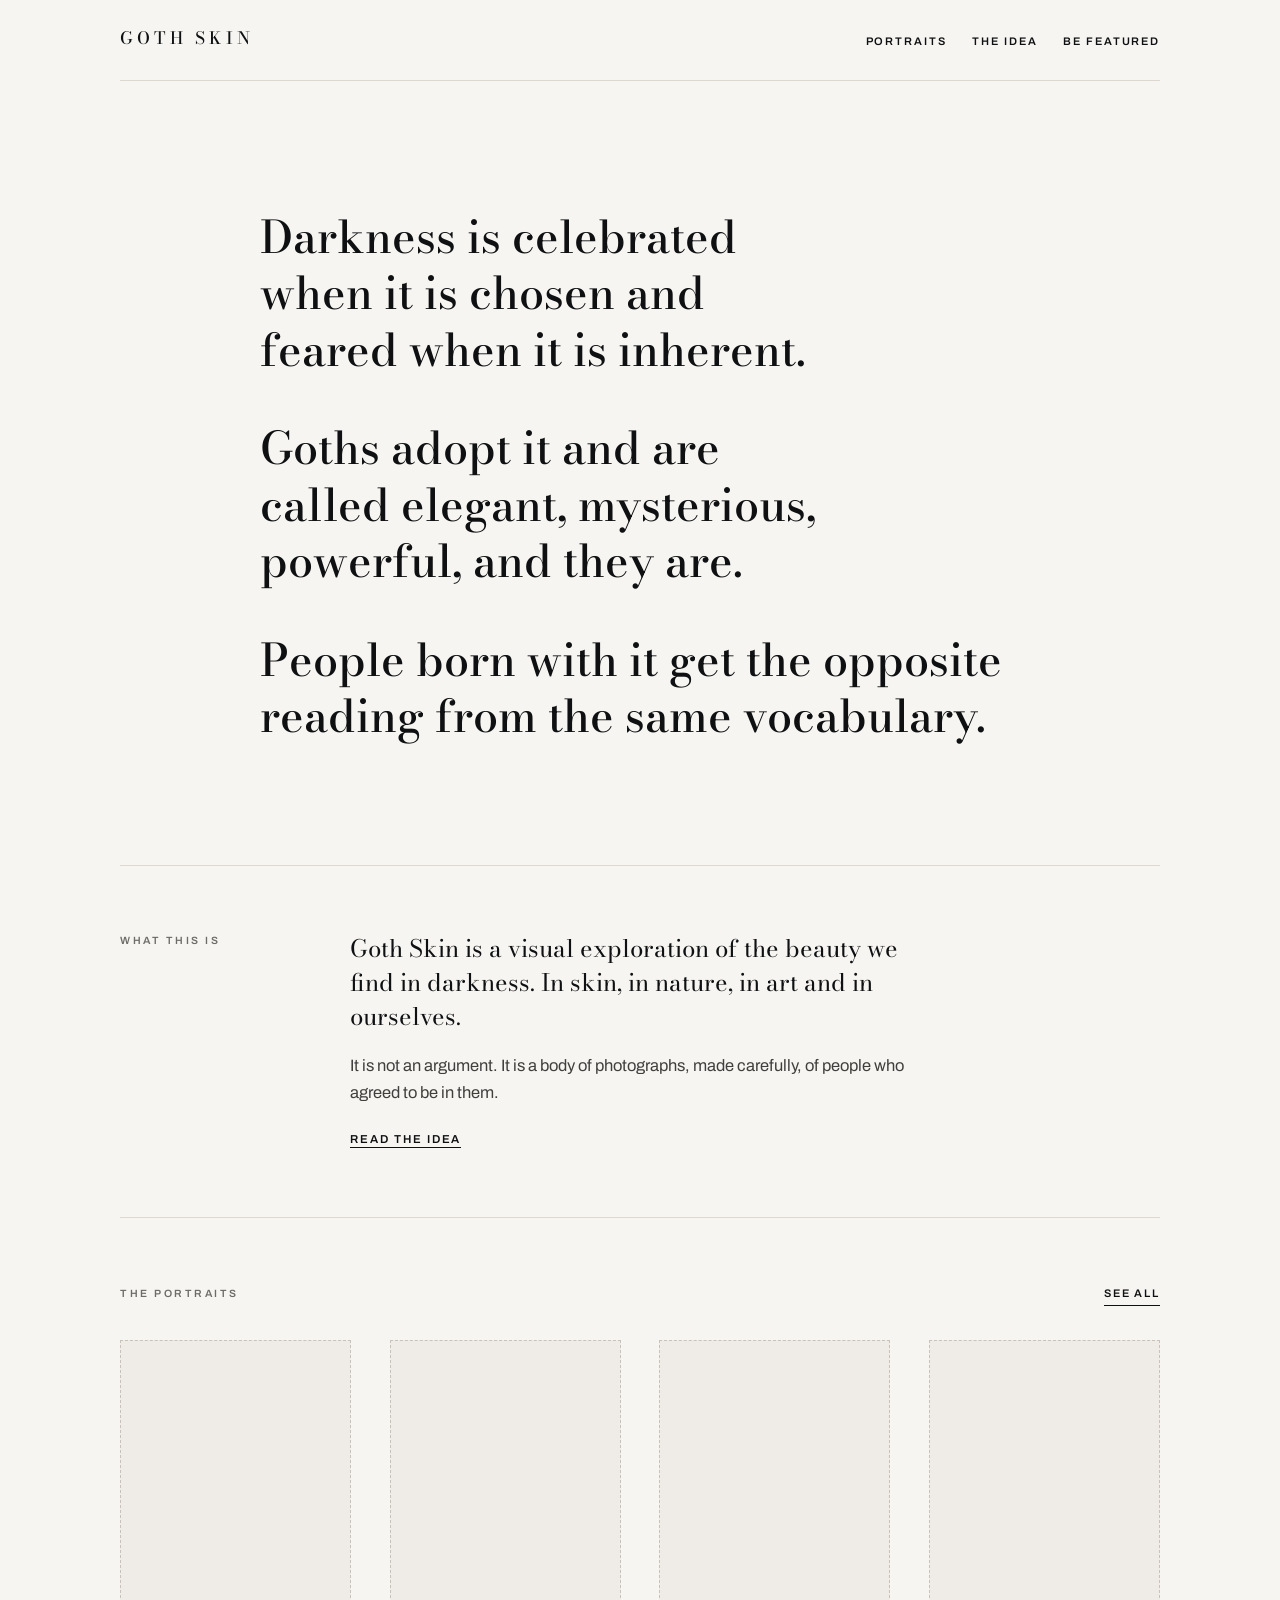
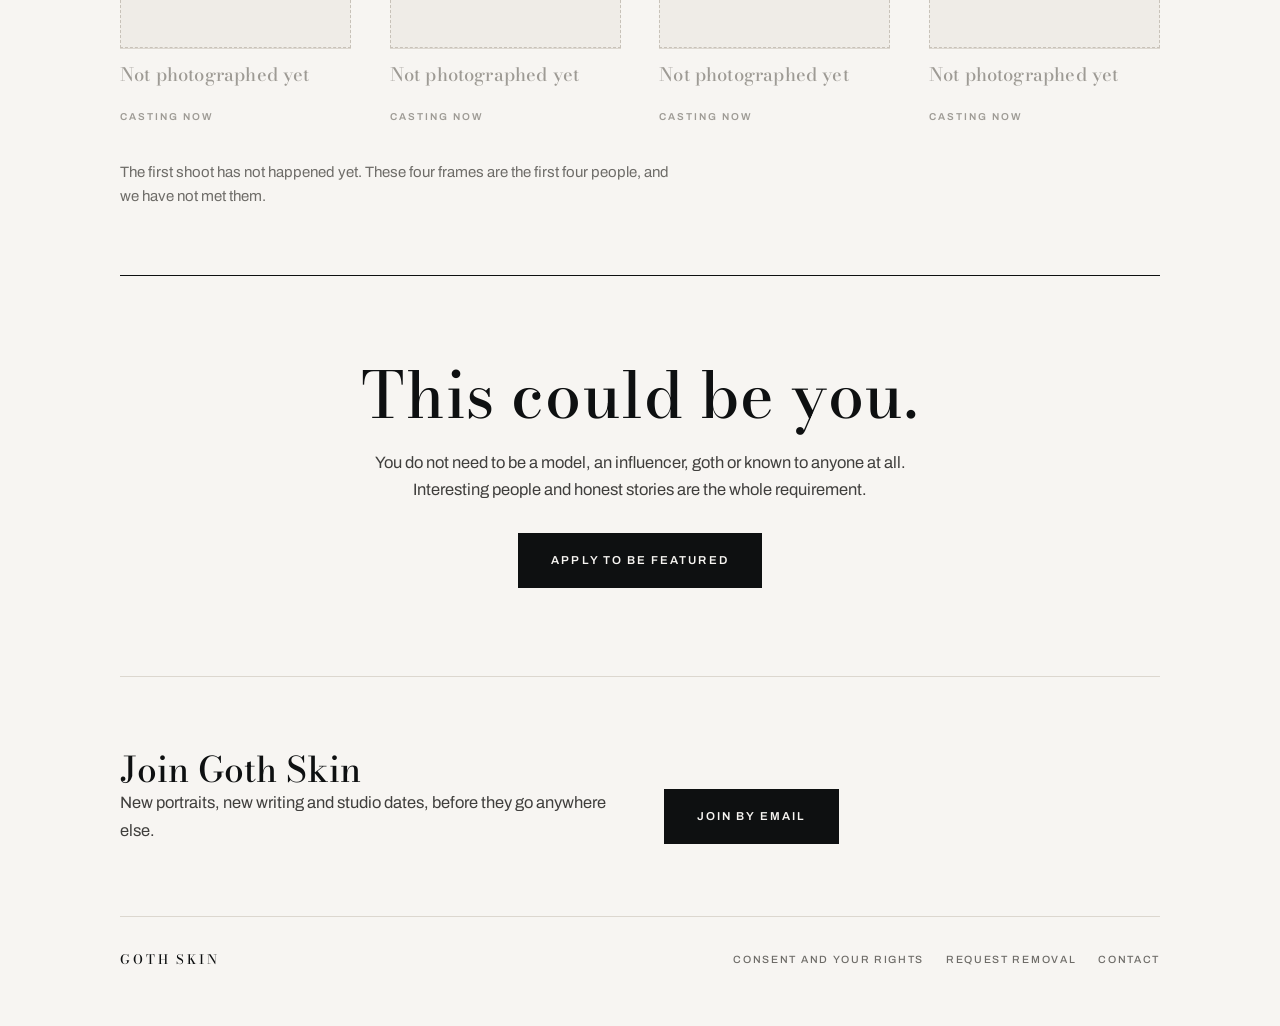
<file: index.html>
<!doctype html>
<html lang="en">
<head>
<meta charset="utf-8">
<meta name="viewport" content="width=device-width,initial-scale=1">
<title>Goth Skin — Dark by Nature</title>
<meta name="description" content="A visual exploration of the beauty we find in darkness. In skin, in nature, in art and in ourselves.">
<link rel="canonical" href="https://gothskin.com/index.html">
<meta property="og:type" content="website">
<meta property="og:title" content="Goth Skin — Dark by Nature">
<meta property="og:description" content="A visual exploration of the beauty we find in darkness. In skin, in nature, in art and in ourselves.">
<meta property="og:image" content="https://gothskin.com/assets/og.png">
<meta property="og:url" content="https://gothskin.com/index.html">
<meta name="twitter:card" content="summary_large_image">
<meta name="robots" content="index,follow,noai,noimageai">
<link rel="icon" href="assets/favicon-32.png" sizes="32x32">
<link rel="icon" href="assets/favicon-512.png" sizes="512x512">
<link rel="apple-touch-icon" href="assets/apple-touch-icon.png">
<link rel="preconnect" href="https://fonts.googleapis.com"><link rel="preconnect" href="https://fonts.gstatic.com" crossorigin><link rel="stylesheet" href="https://fonts.googleapis.com/css2?family=Bodoni+Moda:ital,opsz,wght@0,6..96,400;0,6..96,500;1,6..96,400&family=Archivo:wght@400;500;600&display=swap">
<link rel="stylesheet" href="assets/site.css">
</head>
<body>
<a class="skip" href="#main">Skip to content</a>
<div class="wrap">
<nav class="nav">
  <a class="mark" href="index.html">GOTH SKIN</a>
  <ul><li><a href="portraits.html">Portraits</a></li><li><a href="about.html">The Idea</a></li><li><a href="be-featured.html">Be Featured</a></li></ul>
</nav>
<main id="main">

  <div class="manifesto">
    <p>Darkness is celebrated when it is chosen and feared when it is inherent.</p>
    <p>Goths adopt it and are called elegant, mysterious, powerful, and they are.</p>
    <p>People born with it get the opposite reading from the same vocabulary.</p>
  </div>


<section class="plain" style="border-top:1px solid var(--rule)">
  <div class="grid">
    <p class="lab">What this is</p>
    <div class="body">
      <p class="lead">Goth Skin is a visual exploration of the beauty we find in darkness. In skin, in nature, in art and in ourselves.</p>
      <p>It is not an argument. It is a body of photographs, made carefully, of people who agreed to be in them.</p>
      <p><a href="about.html" style="border-bottom:1px solid var(--ink);padding-bottom:2px;font-size:11.5px;font-weight:600;letter-spacing:.17em;text-transform:uppercase">Read the idea</a></p>
    </div>
  </div>
</section>

<section>
  <div style="display:flex;align-items:baseline;justify-content:space-between;gap:20px;flex-wrap:wrap;margin-bottom:34px">
    <p class="lab">The portraits</p>
    <a href="portraits.html" style="font-size:11px;font-weight:600;letter-spacing:.17em;text-transform:uppercase;border-bottom:1px solid var(--ink);padding-bottom:2px">See all</a>
  </div>
  <div class="portraits">
    <article class="portrait empty">
      <div class="frame"></div><div class="rule"></div>
      <p class="nm bod">Not photographed yet</p>
      <p class="meta">Casting now</p>
    </article>
    <article class="portrait empty">
      <div class="frame"></div><div class="rule"></div>
      <p class="nm bod">Not photographed yet</p>
      <p class="meta">Casting now</p>
    </article>
    <article class="portrait empty">
      <div class="frame"></div><div class="rule"></div>
      <p class="nm bod">Not photographed yet</p>
      <p class="meta">Casting now</p>
    </article>
    <article class="portrait empty">
      <div class="frame"></div><div class="rule"></div>
      <p class="nm bod">Not photographed yet</p>
      <p class="meta">Casting now</p>
    </article>
  </div>
  <p style="margin-top:34px;color:var(--muted);font-size:15px">
    The first shoot has not happened yet. These four frames are the first four
    people, and we have not met them.
  </p>
</section>

<div class="cta">
  <h1 class="bod">This could be you.</h1>
  <p>You do not need to be a model, an influencer, goth or known to anyone at all. Interesting people and honest stories are the whole requirement.</p>
  <div class="btns" style="justify-content:center">
    <a class="btn" href="be-featured.html">Apply to be featured</a>
  </div>
</div>
</main>
<div class="join">
  <div>
    <h2>Join Goth Skin</h2>
    <p>New portraits, new writing and studio dates, before they go anywhere else.</p>
  </div>
  <div class="btns">
    <a class="btn" href="mailto:hello@gothskin.com?subject=Join%20Goth%20Skin">Join by email</a>
  </div>
</div>
<footer>
  <span class="bod" style="font-size:13px;letter-spacing:.22em;text-transform:none;color:var(--ink)">GOTH SKIN</span>
  <span class="links">
    <a href="consent.html">Consent and your rights</a>
    <a href="mailto:hello@gothskin.com?subject=Removal%20request">Request removal</a>
    <a href="mailto:hello@gothskin.com">Contact</a>
  </span>
</footer>
</div>
</body>
</html>
</file>
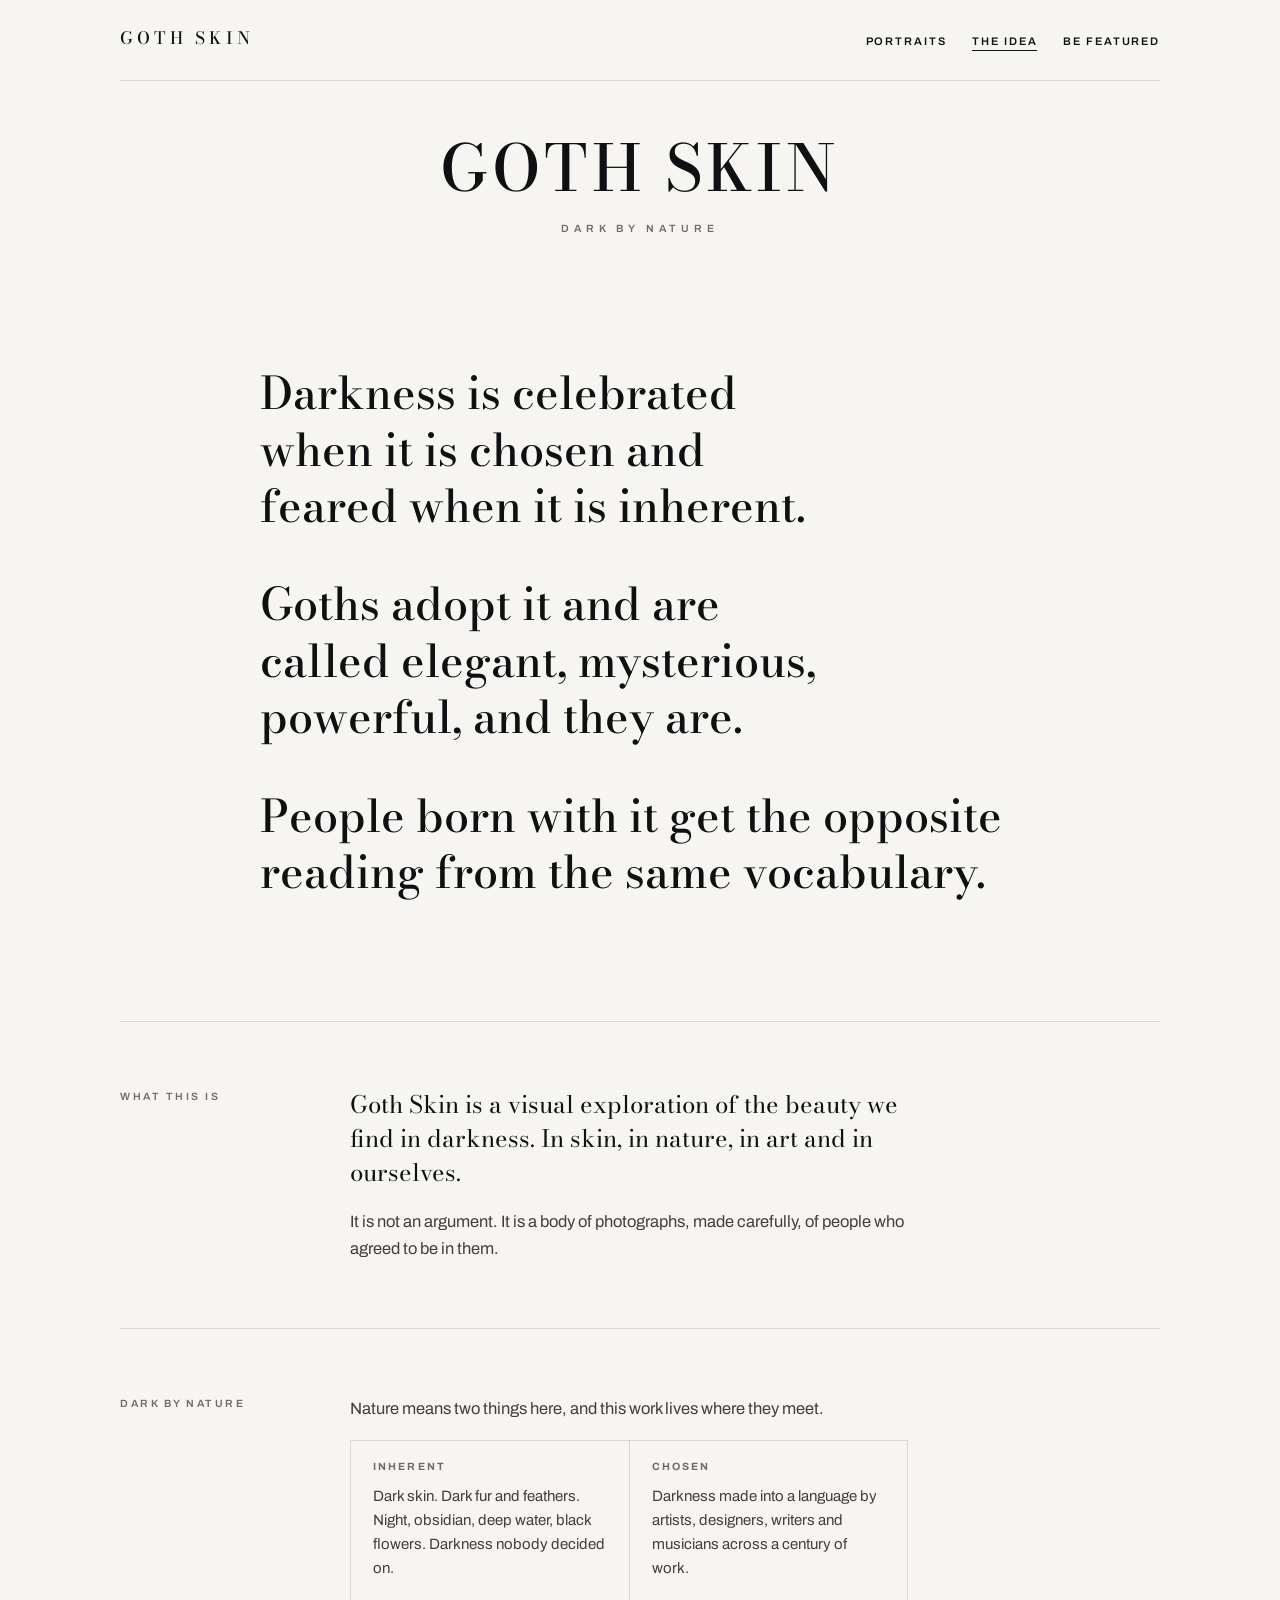
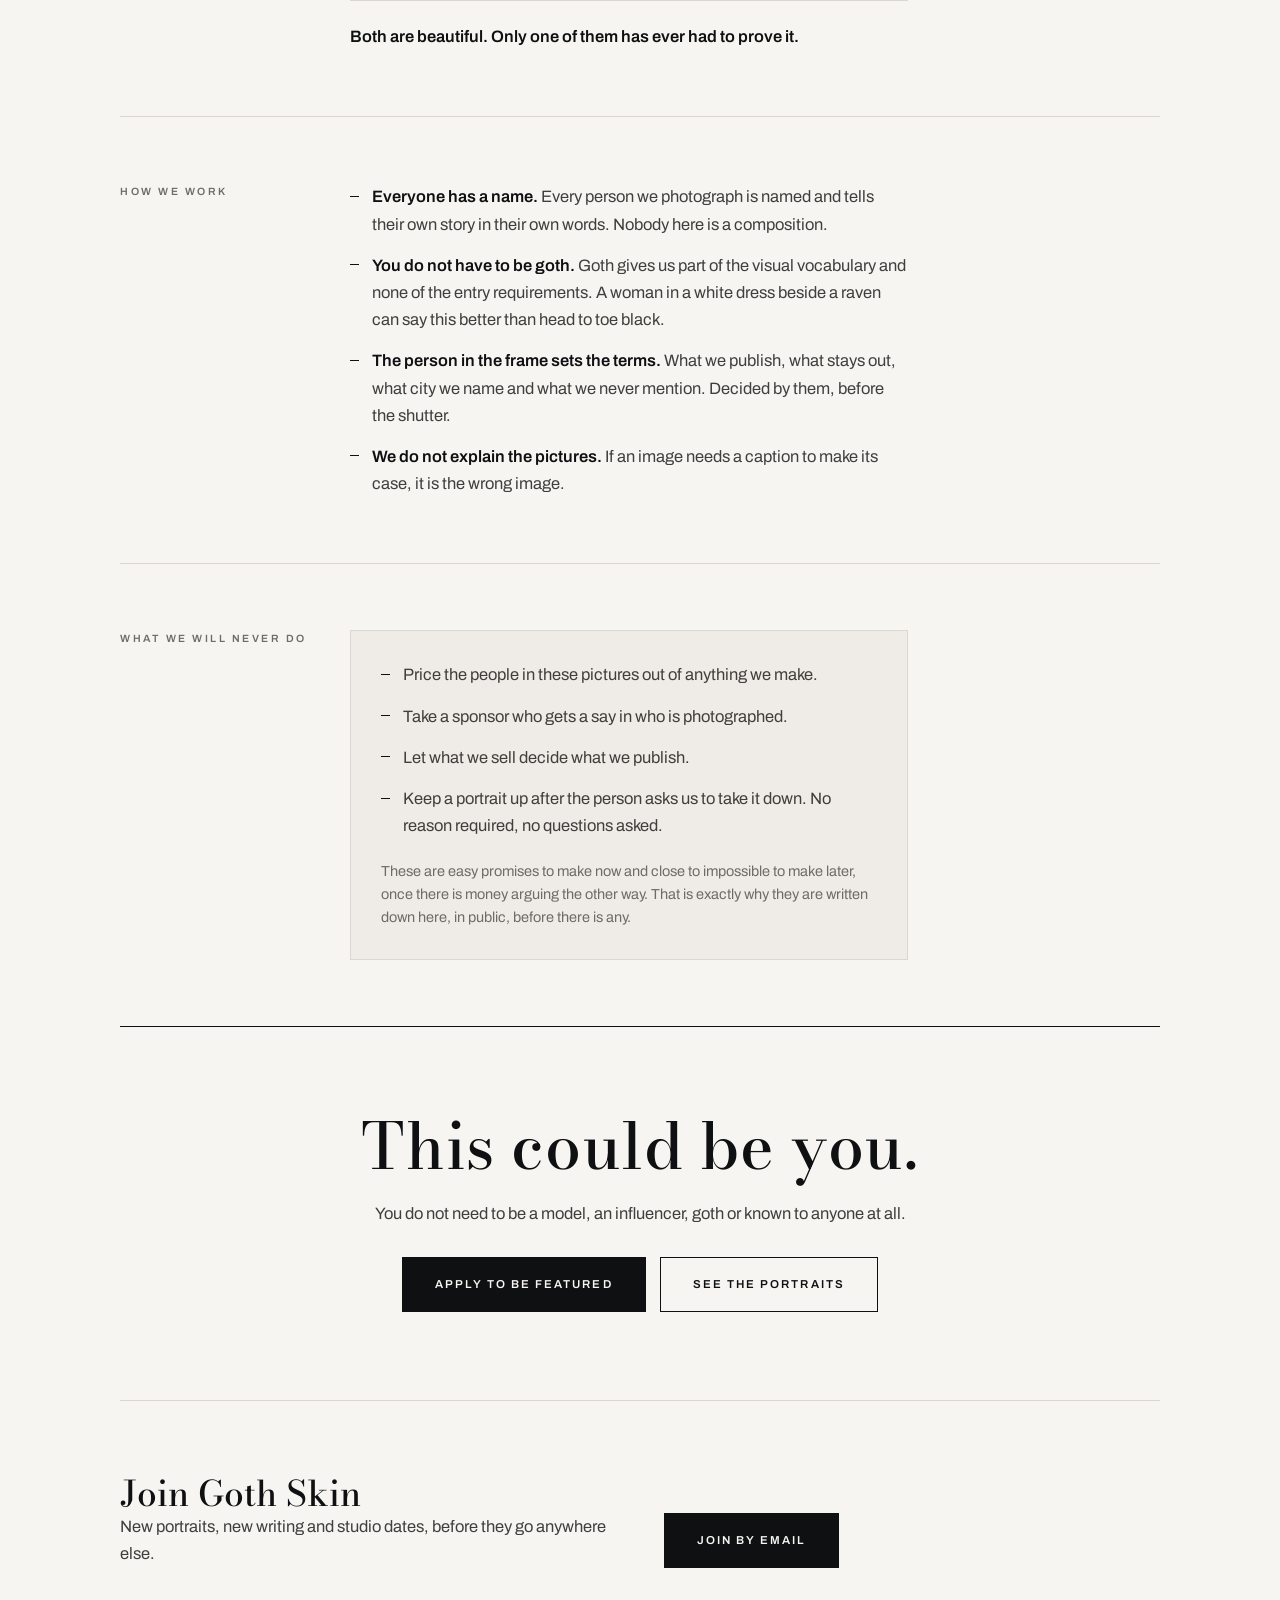
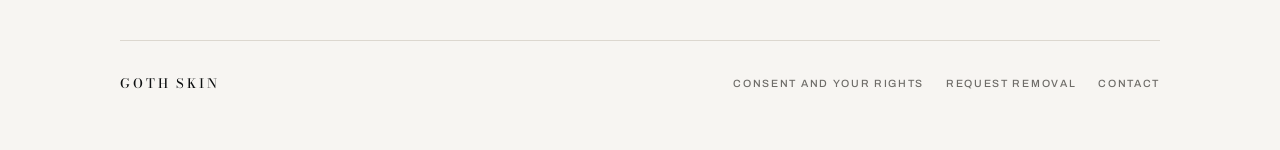
<file: about.html>
<!doctype html>
<html lang="en">
<head>
<meta charset="utf-8">
<meta name="viewport" content="width=device-width,initial-scale=1">
<title>The Idea — Goth Skin</title>
<meta name="description" content="A visual exploration of the beauty we find in darkness. In skin, in nature, in art and in ourselves.">
<link rel="canonical" href="https://gothskin.com/about.html">
<meta property="og:type" content="website">
<meta property="og:title" content="The Idea — Goth Skin">
<meta property="og:description" content="A visual exploration of the beauty we find in darkness. In skin, in nature, in art and in ourselves.">
<meta property="og:image" content="https://gothskin.com/assets/og.png">
<meta property="og:url" content="https://gothskin.com/about.html">
<meta name="twitter:card" content="summary_large_image">
<meta name="robots" content="index,follow,noai,noimageai">
<link rel="icon" href="assets/favicon-32.png" sizes="32x32">
<link rel="icon" href="assets/favicon-512.png" sizes="512x512">
<link rel="apple-touch-icon" href="assets/apple-touch-icon.png">
<link rel="preconnect" href="https://fonts.googleapis.com"><link rel="preconnect" href="https://fonts.gstatic.com" crossorigin><link rel="stylesheet" href="https://fonts.googleapis.com/css2?family=Bodoni+Moda:ital,opsz,wght@0,6..96,400;0,6..96,500;1,6..96,400&family=Archivo:wght@400;500;600&display=swap">
<link rel="stylesheet" href="assets/site.css">
</head>
<body>
<a class="skip" href="#main">Skip to content</a>
<div class="wrap">
<nav class="nav">
  <a class="mark" href="index.html">GOTH SKIN</a>
  <ul><li><a href="portraits.html">Portraits</a></li><li><a href="about.html" aria-current="page">The Idea</a></li><li><a href="be-featured.html">Be Featured</a></li></ul>
</nav>
<main id="main">

<div style="text-align:center;padding-block:56px 0">
  <h1 class="bod" style="letter-spacing:.06em">GOTH SKIN</h1>
  <p class="lab" style="letter-spacing:.46em;margin-top:20px;max-width:none">Dark by Nature</p>
</div>

  <div class="manifesto">
    <p>Darkness is celebrated when it is chosen and feared when it is inherent.</p>
    <p>Goths adopt it and are called elegant, mysterious, powerful, and they are.</p>
    <p>People born with it get the opposite reading from the same vocabulary.</p>
  </div>


<section>
  <div class="grid">
    <p class="lab">What this is</p>
    <div class="body">
      <p class="lead">Goth Skin is a visual exploration of the beauty we find in darkness. In skin, in nature, in art and in ourselves.</p>
      <p>It is not an argument. It is a body of photographs, made carefully, of people who agreed to be in them.</p>
    </div>
  </div>
</section>

<section>
  <div class="grid">
    <p class="lab">Dark by nature</p>
    <div class="body">
      <p>Nature means two things here, and this work lives where they meet.</p>
      <div class="pair">
        <div><h3>Inherent</h3><p>Dark skin. Dark fur and feathers. Night, obsidian, deep water, black flowers. Darkness nobody decided on.</p></div>
        <div><h3>Chosen</h3><p>Darkness made into a language by artists, designers, writers and musicians across a century of work.</p></div>
      </div>
      <p><strong>Both are beautiful. Only one of them has ever had to prove it.</strong></p>
    </div>
  </div>
</section>

<section>
  <div class="grid">
    <p class="lab">How we work</p>
    <div class="body">
      <ul class="marks">
        <li><b>Everyone has a name.</b> Every person we photograph is named and tells their own story in their own words. Nobody here is a composition.</li>
        <li><b>You do not have to be goth.</b> Goth gives us part of the visual vocabulary and none of the entry requirements. A woman in a white dress beside a raven can say this better than head to toe black.</li>
        <li><b>The person in the frame sets the terms.</b> What we publish, what stays out, what city we name and what we never mention. Decided by them, before the shutter.</li>
        <li><b>We do not explain the pictures.</b> If an image needs a caption to make its case, it is the wrong image.</li>
      </ul>
    </div>
  </div>
</section>

<section>
  <div class="grid">
    <p class="lab">What we will never do</p>
    <div class="body">
      <div class="panel">
        <ul class="marks">
          <li>Price the people in these pictures out of anything we make.</li>
          <li>Take a sponsor who gets a say in who is photographed.</li>
          <li>Let what we sell decide what we publish.</li>
          <li>Keep a portrait up after the person asks us to take it down. No reason required, no questions asked.</li>
        </ul>
        <p class="note">These are easy promises to make now and close to impossible to make later, once there is money arguing the other way. That is exactly why they are written down here, in public, before there is any.</p>
      </div>
    </div>
  </div>
</section>

<div class="cta">
  <h1 class="bod">This could be you.</h1>
  <p>You do not need to be a model, an influencer, goth or known to anyone at all.</p>
  <div class="btns" style="justify-content:center">
    <a class="btn" href="be-featured.html">Apply to be featured</a>
    <a class="btn ghost" href="portraits.html">See the portraits</a>
  </div>
</div>
</main>
<div class="join">
  <div>
    <h2>Join Goth Skin</h2>
    <p>New portraits, new writing and studio dates, before they go anywhere else.</p>
  </div>
  <div class="btns">
    <a class="btn" href="mailto:hello@gothskin.com?subject=Join%20Goth%20Skin">Join by email</a>
  </div>
</div>
<footer>
  <span class="bod" style="font-size:13px;letter-spacing:.22em;text-transform:none;color:var(--ink)">GOTH SKIN</span>
  <span class="links">
    <a href="consent.html">Consent and your rights</a>
    <a href="mailto:hello@gothskin.com?subject=Removal%20request">Request removal</a>
    <a href="mailto:hello@gothskin.com">Contact</a>
  </span>
</footer>
</div>
</body>
</html>
</file>
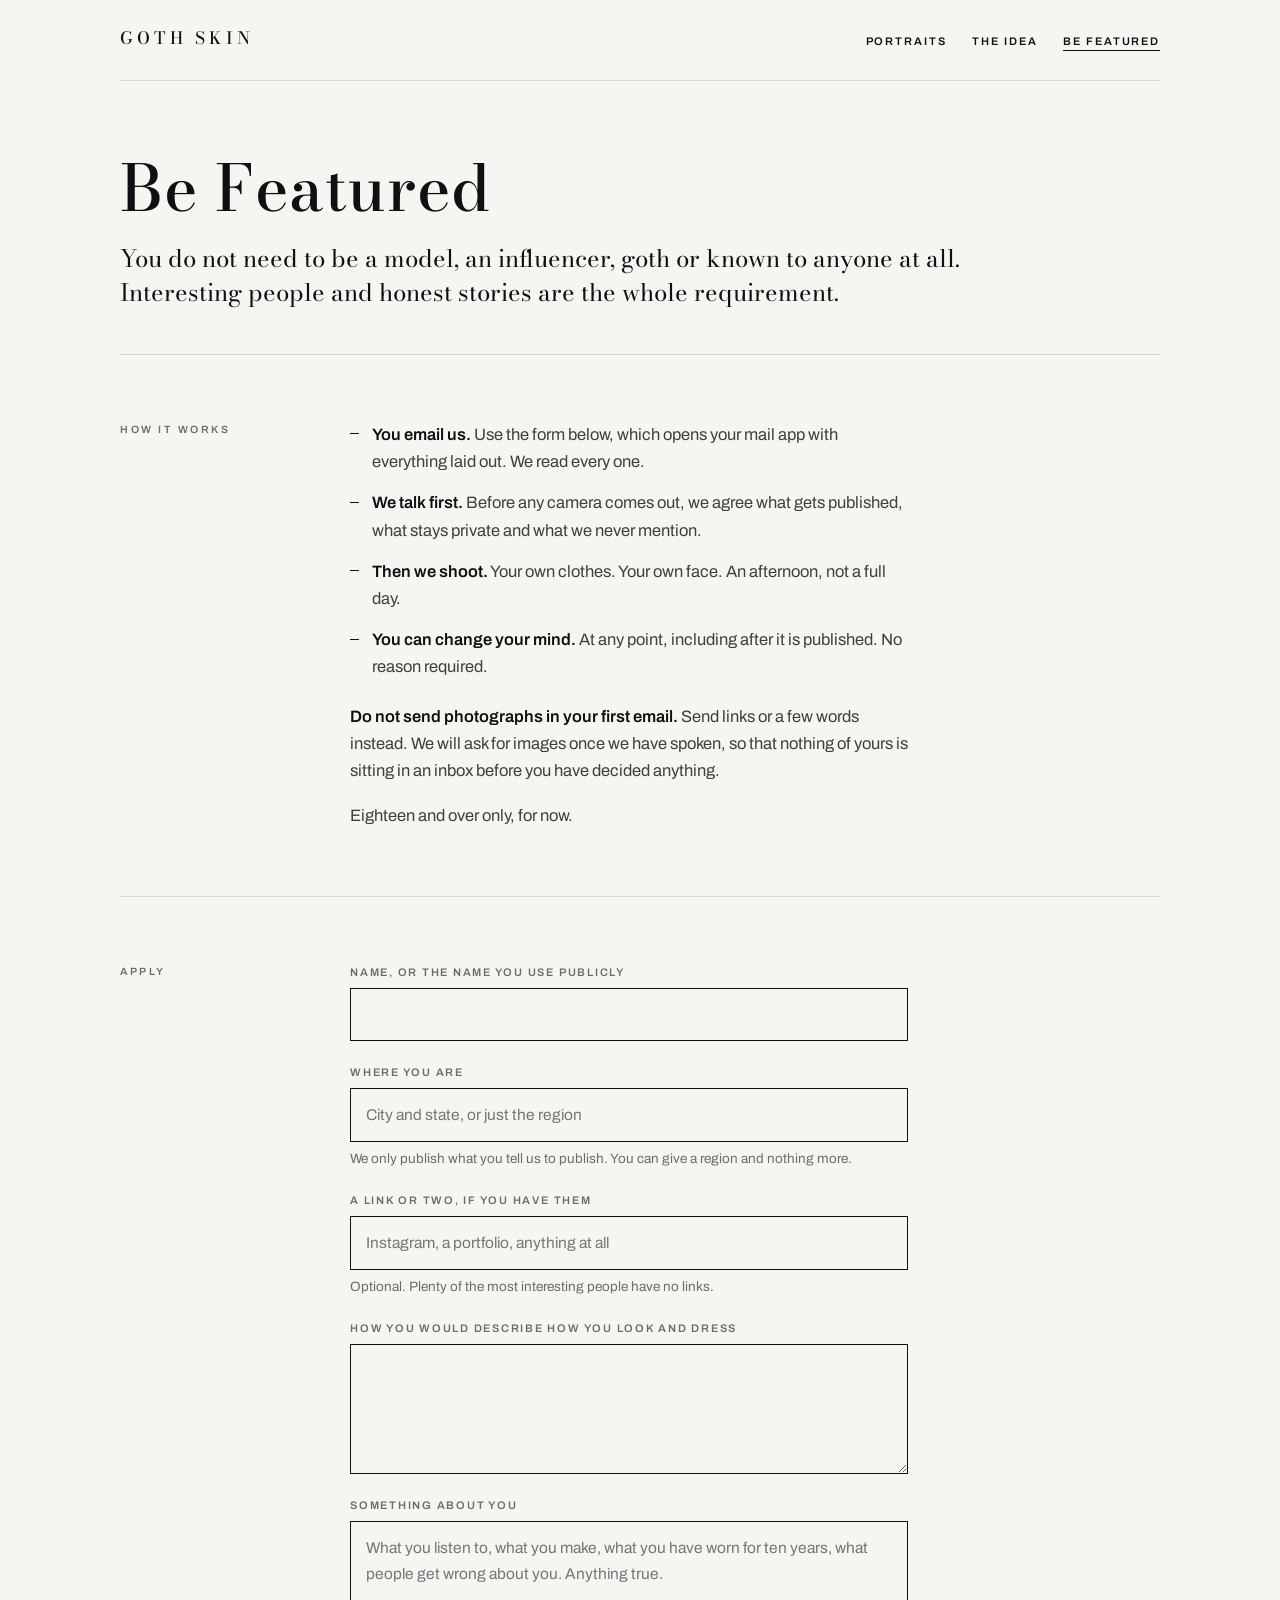
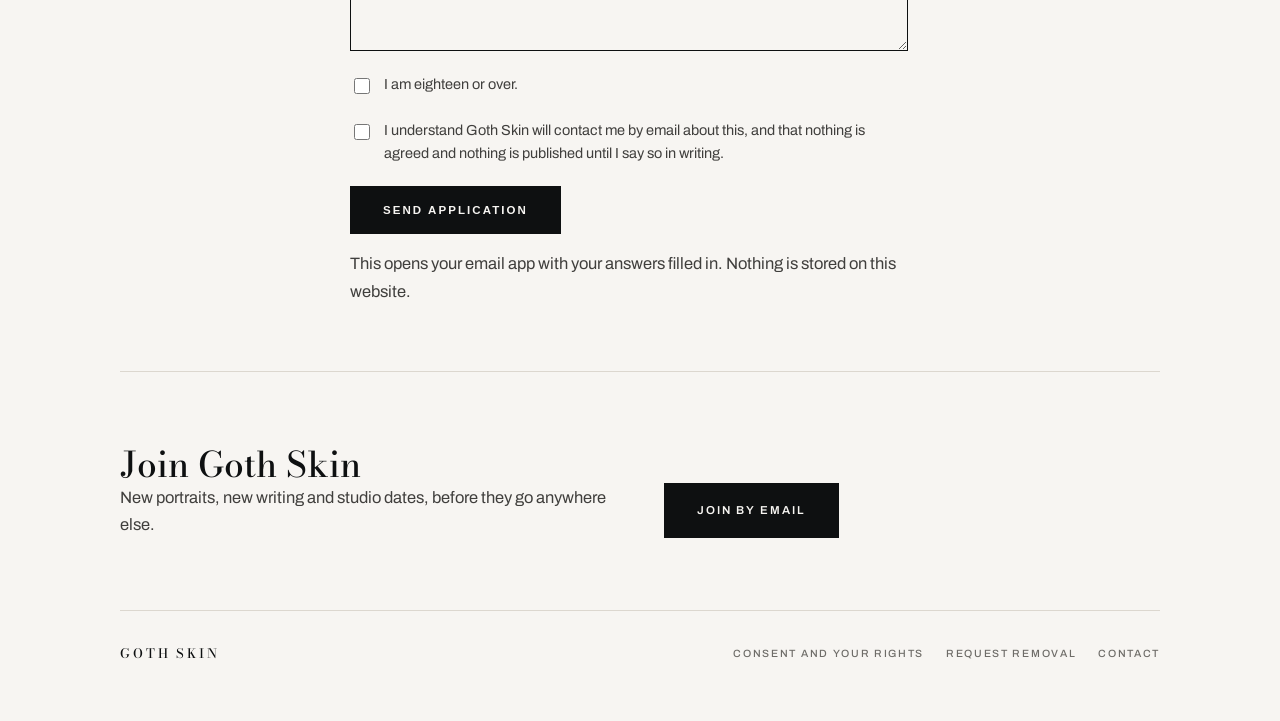
<file: be-featured.html>
<!doctype html>
<html lang="en">
<head>
<meta charset="utf-8">
<meta name="viewport" content="width=device-width,initial-scale=1">
<title>Be Featured — Goth Skin</title>
<meta name="description" content="Apply to be photographed by Goth Skin. You do not need to be a model, an influencer or known to anyone.">
<link rel="canonical" href="https://gothskin.com/be-featured.html">
<meta property="og:type" content="website">
<meta property="og:title" content="Be Featured — Goth Skin">
<meta property="og:description" content="Apply to be photographed by Goth Skin. You do not need to be a model, an influencer or known to anyone.">
<meta property="og:image" content="https://gothskin.com/assets/og.png">
<meta property="og:url" content="https://gothskin.com/be-featured.html">
<meta name="twitter:card" content="summary_large_image">
<meta name="robots" content="index,follow,noai,noimageai">
<link rel="icon" href="assets/favicon-32.png" sizes="32x32">
<link rel="icon" href="assets/favicon-512.png" sizes="512x512">
<link rel="apple-touch-icon" href="assets/apple-touch-icon.png">
<link rel="preconnect" href="https://fonts.googleapis.com"><link rel="preconnect" href="https://fonts.gstatic.com" crossorigin><link rel="stylesheet" href="https://fonts.googleapis.com/css2?family=Bodoni+Moda:ital,opsz,wght@0,6..96,400;0,6..96,500;1,6..96,400&family=Archivo:wght@400;500;600&display=swap">
<link rel="stylesheet" href="assets/site.css">
</head>
<body>
<a class="skip" href="#main">Skip to content</a>
<div class="wrap">
<nav class="nav">
  <a class="mark" href="index.html">GOTH SKIN</a>
  <ul><li><a href="portraits.html">Portraits</a></li><li><a href="about.html">The Idea</a></li><li><a href="be-featured.html" aria-current="page">Be Featured</a></li></ul>
</nav>
<main id="main">

<section class="plain" style="padding-block:clamp(48px,7vw,76px) clamp(30px,4vw,44px)">
  <h1 class="bod">Be Featured</h1>
  <p class="lead" style="margin-top:22px">You do not need to be a model, an influencer, goth or known to anyone at all. Interesting people and honest stories are the whole requirement.</p>
</section>

<section>
  <div class="grid">
    <p class="lab">How it works</p>
    <div class="body">
      <ul class="marks">
        <li><b>You email us.</b> Use the form below, which opens your mail app with everything laid out. We read every one.</li>
        <li><b>We talk first.</b> Before any camera comes out, we agree what gets published, what stays private and what we never mention.</li>
        <li><b>Then we shoot.</b> Your own clothes. Your own face. An afternoon, not a full day.</li>
        <li><b>You can change your mind.</b> At any point, including after it is published. No reason required.</li>
      </ul>
      <p style="margin-top:22px"><strong>Do not send photographs in your first email.</strong> Send links or a few words instead. We will ask for images once we have spoken, so that nothing of yours is sitting in an inbox before you have decided anything.</p>
      <p>Eighteen and over only, for now.</p>
    </div>
  </div>
</section>

<section>
  <div class="grid">
    <p class="lab">Apply</p>
    <div class="body">
      <form id="apply">
        <div class="field">
          <label for="name">Name, or the name you use publicly</label>
          <input type="text" id="name" name="name" autocomplete="name" required>
        </div>
        <div class="field">
          <label for="where">Where you are</label>
          <input type="text" id="where" name="where" placeholder="City and state, or just the region">
          <p class="hint">We only publish what you tell us to publish. You can give a region and nothing more.</p>
        </div>
        <div class="field">
          <label for="links">A link or two, if you have them</label>
          <input type="text" id="links" name="links" placeholder="Instagram, a portfolio, anything at all">
          <p class="hint">Optional. Plenty of the most interesting people have no links.</p>
        </div>
        <div class="field">
          <label for="style">How you would describe how you look and dress</label>
          <textarea id="style" name="style"></textarea>
        </div>
        <div class="field">
          <label for="story">Something about you</label>
          <textarea id="story" name="story" placeholder="What you listen to, what you make, what you have worn for ten years, what people get wrong about you. Anything true."></textarea>
        </div>
        <div class="check">
          <input type="checkbox" id="age" name="age" required>
          <label for="age">I am eighteen or over.</label>
        </div>
        <div class="check">
          <input type="checkbox" id="consent" name="consent" required>
          <label for="consent">I understand Goth Skin will contact me by email about this, and that nothing is agreed and nothing is published until I say so in writing.</label>
        </div>
        <button class="btn" type="submit">Send application</button>
        <p class="hint" style="margin-top:16px">This opens your email app with your answers filled in. Nothing is stored on this website.</p>
      </form>

      <div class="panel" id="fallback" hidden style="margin-top:28px">
        <p class="lab" style="margin-bottom:12px">Your application, ready to send</p>
        <p style="font-size:15px">If your mail app did not open, copy the message below and email it to
        <a href="mailto:hello@gothskin.com" style="border-bottom:1px solid var(--ink)">hello@gothskin.com</a>.</p>
        <label for="composed" style="position:absolute;left:-9999px">Your application text</label>
        <textarea id="composed" readonly style="margin:14px 0;min-height:200px;background:var(--bone)"></textarea>
        <div class="btns">
          <button class="btn ghost" type="button" id="copybtn">Copy the message</button>
          <a class="btn ghost" id="mailagain" href="mailto:hello@gothskin.com">Open mail app again</a>
        </div>
        <p class="note" id="copied" hidden>Copied. Paste it into a new email to hello@gothskin.com.</p>
      </div>
    </div>
  </div>
</section>

<script>
(function () {
  var form = document.getElementById('apply');
  var panel = document.getElementById('fallback');
  var composed = document.getElementById('composed');
  var copybtn = document.getElementById('copybtn');
  var copied = document.getElementById('copied');
  var mailagain = document.getElementById('mailagain');

  function val(id) {
    var el = form.querySelector('#' + id);
    return el ? el.value.trim() : '';
  }

  function buildBody() {
    return [
      'Name: ' + val('name'),
      'Where: ' + val('where'),
      'Links: ' + val('links'),
      '',
      'Style:',
      val('style'),
      '',
      'About me:',
      val('story'),
      '',
      'I confirm I am 18 or over.',
      'I understand nothing is agreed and nothing is published until I say so in writing.'
    ].join('\n');
  }

  form.addEventListener('submit', function (e) {
    e.preventDefault();
    var body = buildBody();
    var subject = 'Be Featured: ' + (val('name') || 'application');
    var href = 'mailto:hello@gothskin.com?subject=' + encodeURIComponent(subject)
             + '&body=' + encodeURIComponent(body);

    // Always show the message on the page. A mailto only does something when the
    // visitor has a mail app registered, and plenty of people do not.
    composed.value = 'To: hello@gothskin.com\nSubject: ' + subject + '\n\n' + body;
    mailagain.setAttribute('href', href);
    panel.hidden = false;
    copied.hidden = true;
    panel.scrollIntoView({ behavior: 'smooth', block: 'start' });

    try { window.location.href = href; } catch (err) { /* no mail handler */ }
  });

  copybtn.addEventListener('click', function () {
    composed.select();
    composed.setSelectionRange(0, composed.value.length);
    var done = false;
    if (navigator.clipboard && navigator.clipboard.writeText) {
      navigator.clipboard.writeText(composed.value).then(function () {
        copied.hidden = false;
      }, function () {
        try { done = document.execCommand('copy'); } catch (e) {}
        copied.hidden = !done;
      });
    } else {
      try { done = document.execCommand('copy'); } catch (e) {}
      copied.hidden = !done;
    }
  });
}());
</script>
</main>
<div class="join">
  <div>
    <h2>Join Goth Skin</h2>
    <p>New portraits, new writing and studio dates, before they go anywhere else.</p>
  </div>
  <div class="btns">
    <a class="btn" href="mailto:hello@gothskin.com?subject=Join%20Goth%20Skin">Join by email</a>
  </div>
</div>
<footer>
  <span class="bod" style="font-size:13px;letter-spacing:.22em;text-transform:none;color:var(--ink)">GOTH SKIN</span>
  <span class="links">
    <a href="consent.html">Consent and your rights</a>
    <a href="mailto:hello@gothskin.com?subject=Removal%20request">Request removal</a>
    <a href="mailto:hello@gothskin.com">Contact</a>
  </span>
</footer>
</div>
</body>
</html>
</file>
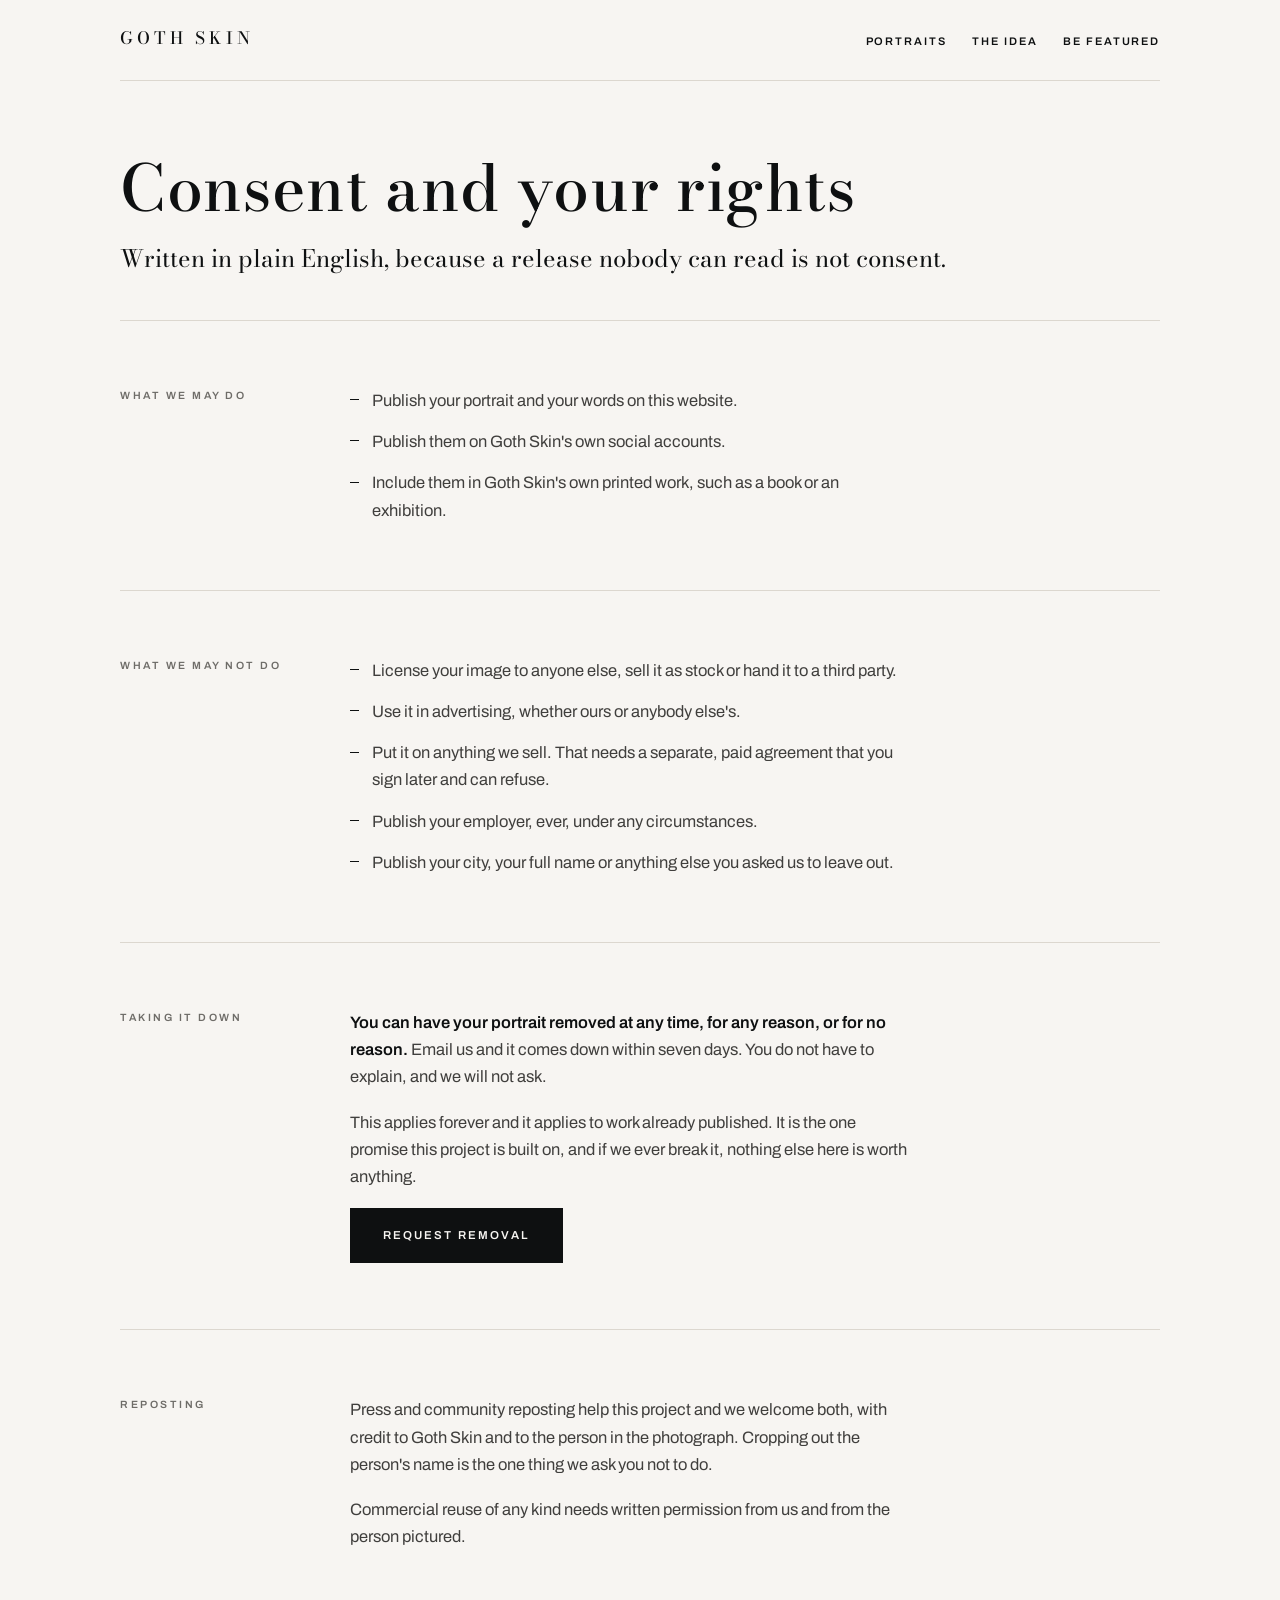
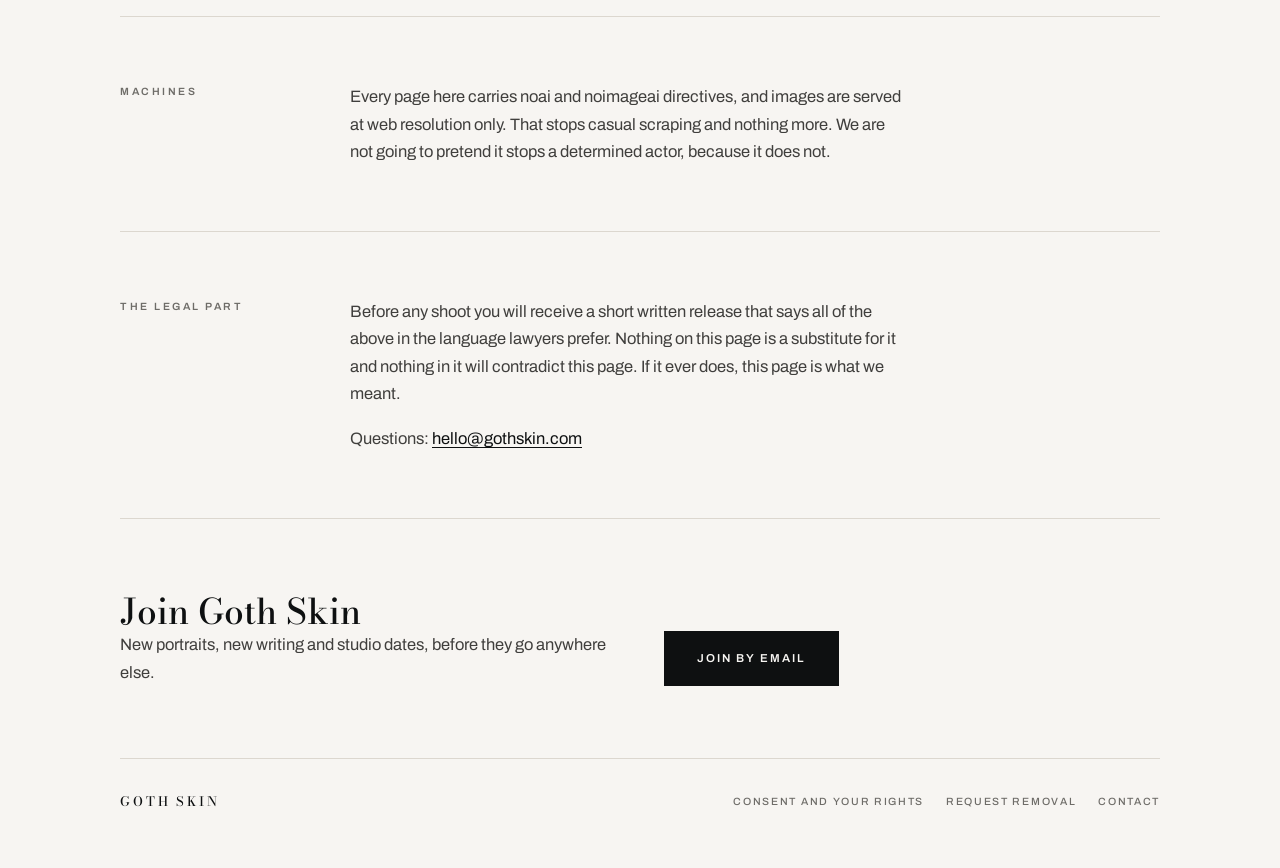
<file: consent.html>
<!doctype html>
<html lang="en">
<head>
<meta charset="utf-8">
<meta name="viewport" content="width=device-width,initial-scale=1">
<title>Consent and your rights — Goth Skin</title>
<meta name="description" content="What Goth Skin does with your photographs, what it never does, and how to have a portrait taken down.">
<link rel="canonical" href="https://gothskin.com/consent.html">
<meta property="og:type" content="website">
<meta property="og:title" content="Consent and your rights — Goth Skin">
<meta property="og:description" content="What Goth Skin does with your photographs, what it never does, and how to have a portrait taken down.">
<meta property="og:image" content="https://gothskin.com/assets/og.png">
<meta property="og:url" content="https://gothskin.com/consent.html">
<meta name="twitter:card" content="summary_large_image">
<meta name="robots" content="index,follow,noai,noimageai">
<link rel="icon" href="assets/favicon-32.png" sizes="32x32">
<link rel="icon" href="assets/favicon-512.png" sizes="512x512">
<link rel="apple-touch-icon" href="assets/apple-touch-icon.png">
<link rel="preconnect" href="https://fonts.googleapis.com"><link rel="preconnect" href="https://fonts.gstatic.com" crossorigin><link rel="stylesheet" href="https://fonts.googleapis.com/css2?family=Bodoni+Moda:ital,opsz,wght@0,6..96,400;0,6..96,500;1,6..96,400&family=Archivo:wght@400;500;600&display=swap">
<link rel="stylesheet" href="assets/site.css">
</head>
<body>
<a class="skip" href="#main">Skip to content</a>
<div class="wrap">
<nav class="nav">
  <a class="mark" href="index.html">GOTH SKIN</a>
  <ul><li><a href="portraits.html">Portraits</a></li><li><a href="about.html">The Idea</a></li><li><a href="be-featured.html">Be Featured</a></li></ul>
</nav>
<main id="main">

<section class="plain" style="padding-block:clamp(48px,7vw,76px) clamp(30px,4vw,44px)">
  <h1 class="bod">Consent and your rights</h1>
  <p class="lead" style="margin-top:22px">Written in plain English, because a release nobody can read is not consent.</p>
</section>

<section>
  <div class="grid">
    <p class="lab">What we may do</p>
    <div class="body">
      <ul class="marks">
        <li>Publish your portrait and your words on this website.</li>
        <li>Publish them on Goth Skin's own social accounts.</li>
        <li>Include them in Goth Skin's own printed work, such as a book or an exhibition.</li>
      </ul>
    </div>
  </div>
</section>

<section>
  <div class="grid">
    <p class="lab">What we may not do</p>
    <div class="body">
      <ul class="marks">
        <li>License your image to anyone else, sell it as stock or hand it to a third party.</li>
        <li>Use it in advertising, whether ours or anybody else's.</li>
        <li>Put it on anything we sell. That needs a separate, paid agreement that you sign later and can refuse.</li>
        <li>Publish your employer, ever, under any circumstances.</li>
        <li>Publish your city, your full name or anything else you asked us to leave out.</li>
      </ul>
    </div>
  </div>
</section>

<section>
  <div class="grid">
    <p class="lab">Taking it down</p>
    <div class="body">
      <p><strong>You can have your portrait removed at any time, for any reason, or for no reason.</strong>
      Email us and it comes down within seven days. You do not have to explain, and we will not ask.</p>
      <p>This applies forever and it applies to work already published. It is the one promise this
      project is built on, and if we ever break it, nothing else here is worth anything.</p>
      <p class="btns" style="margin-top:8px">
        <a class="btn" href="mailto:hello@gothskin.com?subject=Removal%20request">Request removal</a>
      </p>
    </div>
  </div>
</section>

<section>
  <div class="grid">
    <p class="lab">Reposting</p>
    <div class="body">
      <p>Press and community reposting help this project and we welcome both, with credit to
      Goth Skin and to the person in the photograph. Cropping out the person's name is the one
      thing we ask you not to do.</p>
      <p>Commercial reuse of any kind needs written permission from us and from the person pictured.</p>
    </div>
  </div>
</section>

<section>
  <div class="grid">
    <p class="lab">Machines</p>
    <div class="body">
      <p>Every page here carries noai and noimageai directives, and images are served at web
      resolution only. That stops casual scraping and nothing more. We are not going to pretend
      it stops a determined actor, because it does not.</p>
    </div>
  </div>
</section>

<section>
  <div class="grid">
    <p class="lab">The legal part</p>
    <div class="body">
      <p>Before any shoot you will receive a short written release that says all of the above in
      the language lawyers prefer. Nothing on this page is a substitute for it and nothing in it
      will contradict this page. If it ever does, this page is what we meant.</p>
      <p>Questions: <a href="mailto:hello@gothskin.com" style="border-bottom:1px solid var(--ink)">hello@gothskin.com</a></p>
    </div>
  </div>
</section>
</main>
<div class="join">
  <div>
    <h2>Join Goth Skin</h2>
    <p>New portraits, new writing and studio dates, before they go anywhere else.</p>
  </div>
  <div class="btns">
    <a class="btn" href="mailto:hello@gothskin.com?subject=Join%20Goth%20Skin">Join by email</a>
  </div>
</div>
<footer>
  <span class="bod" style="font-size:13px;letter-spacing:.22em;text-transform:none;color:var(--ink)">GOTH SKIN</span>
  <span class="links">
    <a href="consent.html">Consent and your rights</a>
    <a href="mailto:hello@gothskin.com?subject=Removal%20request">Request removal</a>
    <a href="mailto:hello@gothskin.com">Contact</a>
  </span>
</footer>
</div>
</body>
</html>
</file>
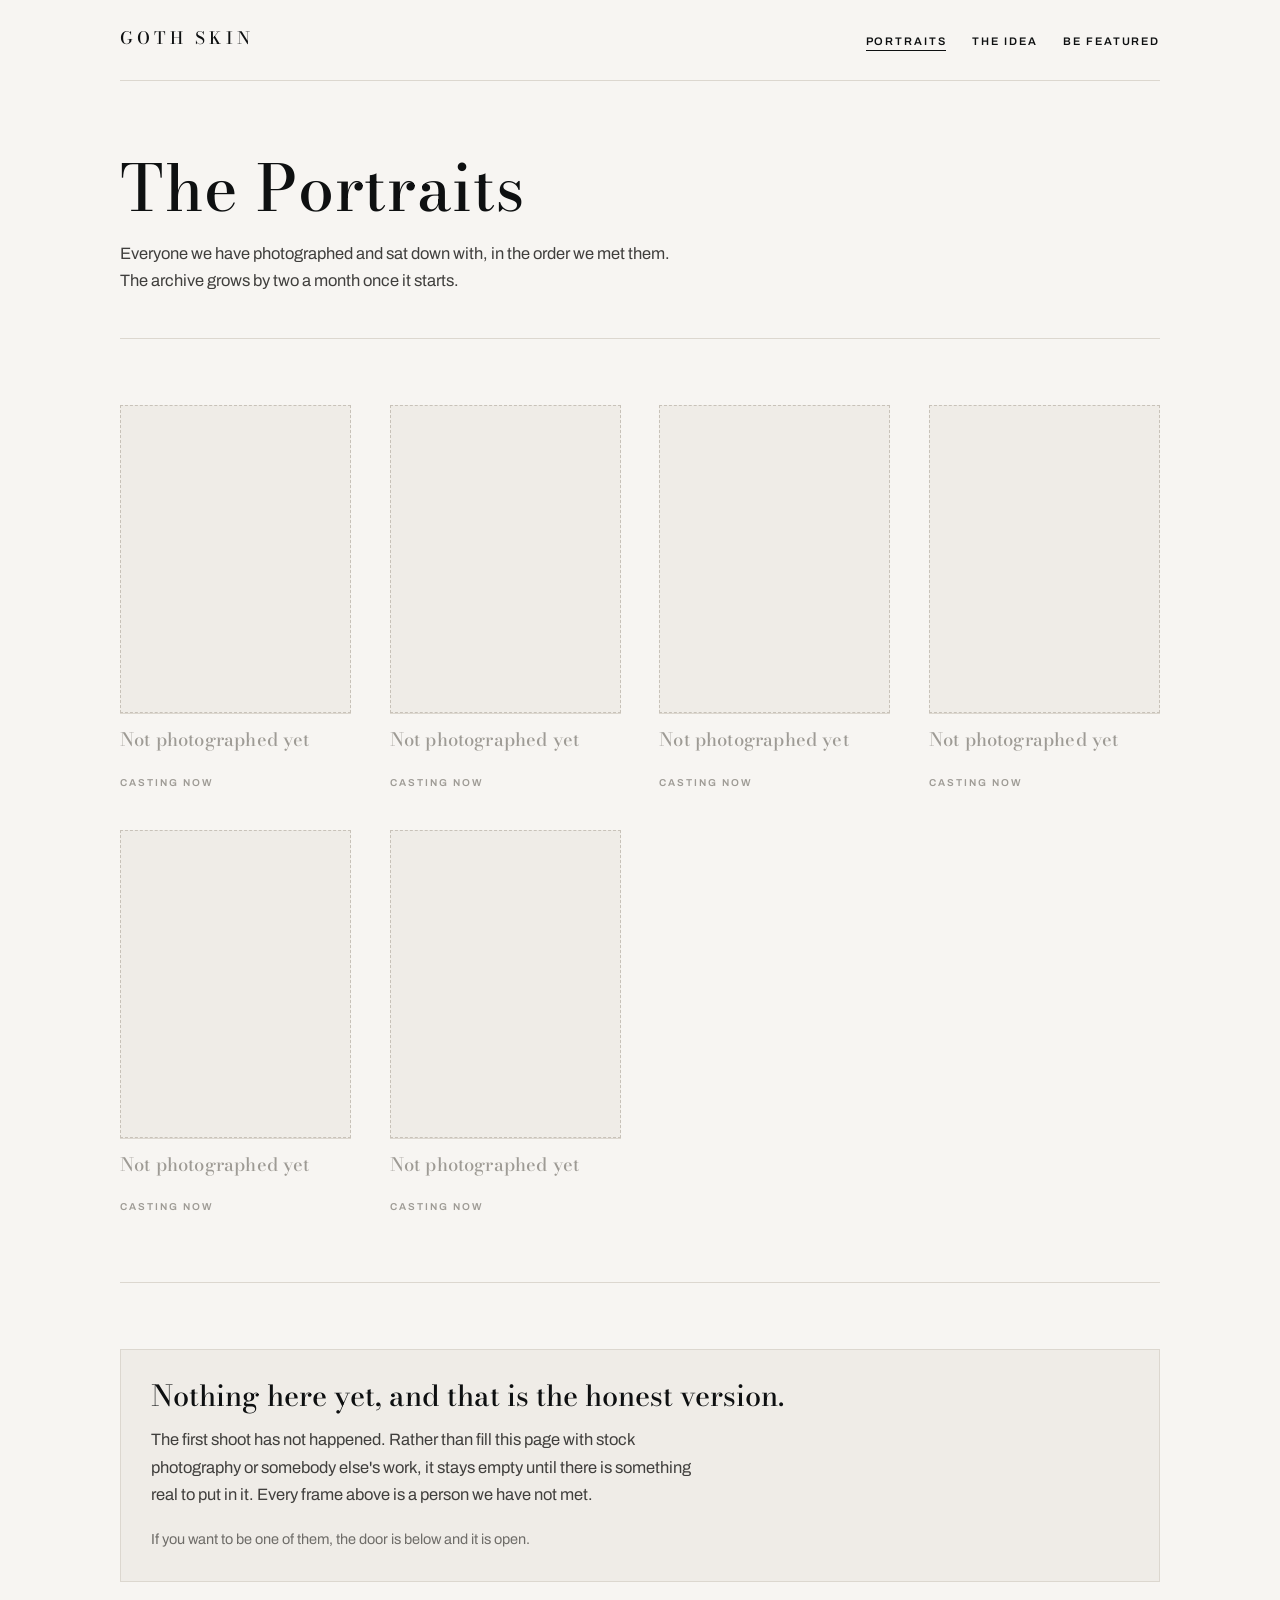
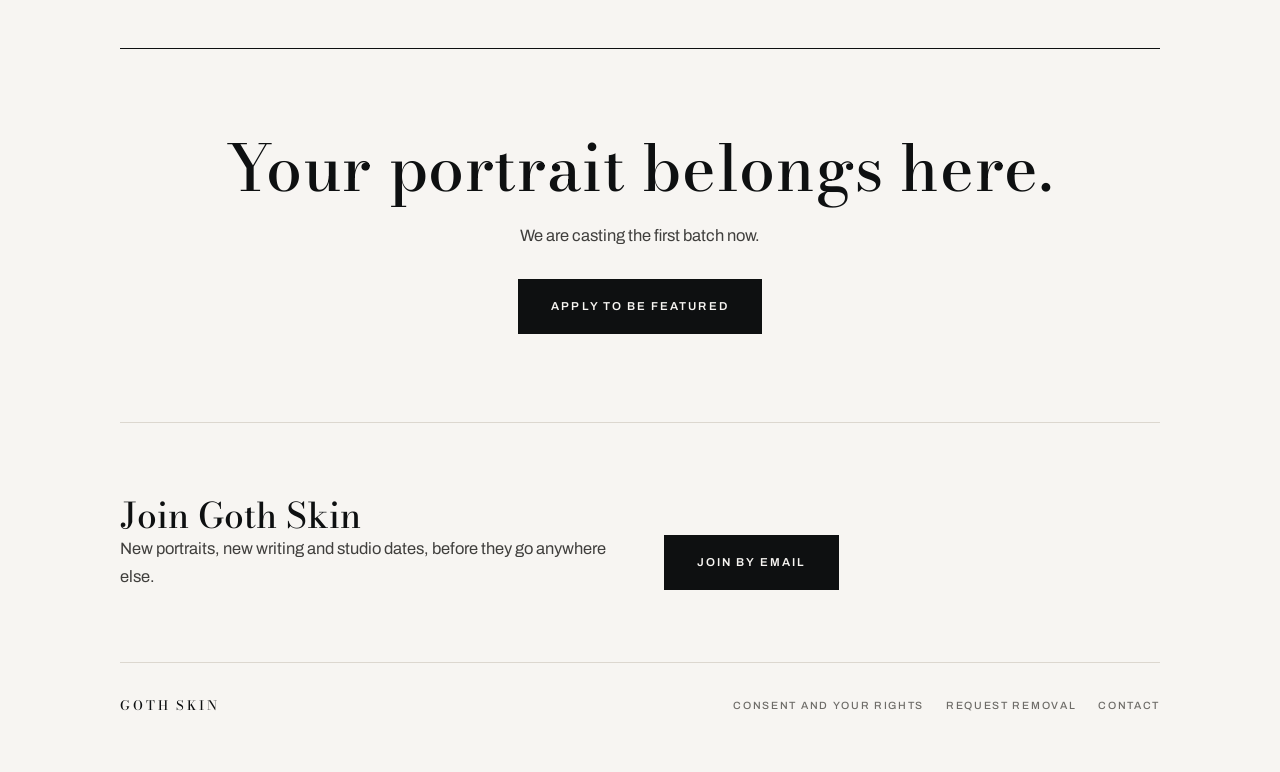
<file: portraits.html>
<!doctype html>
<html lang="en">
<head>
<meta charset="utf-8">
<meta name="viewport" content="width=device-width,initial-scale=1">
<title>Portraits — Goth Skin</title>
<meta name="description" content="Every person Goth Skin has photographed, in the order we met them.">
<link rel="canonical" href="https://gothskin.com/portraits.html">
<meta property="og:type" content="website">
<meta property="og:title" content="Portraits — Goth Skin">
<meta property="og:description" content="Every person Goth Skin has photographed, in the order we met them.">
<meta property="og:image" content="https://gothskin.com/assets/og.png">
<meta property="og:url" content="https://gothskin.com/portraits.html">
<meta name="twitter:card" content="summary_large_image">
<meta name="robots" content="index,follow,noai,noimageai">
<link rel="icon" href="assets/favicon-32.png" sizes="32x32">
<link rel="icon" href="assets/favicon-512.png" sizes="512x512">
<link rel="apple-touch-icon" href="assets/apple-touch-icon.png">
<link rel="preconnect" href="https://fonts.googleapis.com"><link rel="preconnect" href="https://fonts.gstatic.com" crossorigin><link rel="stylesheet" href="https://fonts.googleapis.com/css2?family=Bodoni+Moda:ital,opsz,wght@0,6..96,400;0,6..96,500;1,6..96,400&family=Archivo:wght@400;500;600&display=swap">
<link rel="stylesheet" href="assets/site.css">
</head>
<body>
<a class="skip" href="#main">Skip to content</a>
<div class="wrap">
<nav class="nav">
  <a class="mark" href="index.html">GOTH SKIN</a>
  <ul><li><a href="portraits.html" aria-current="page">Portraits</a></li><li><a href="about.html">The Idea</a></li><li><a href="be-featured.html">Be Featured</a></li></ul>
</nav>
<main id="main">

<section class="plain" style="padding-block:clamp(48px,7vw,76px) clamp(30px,4vw,44px)">
  <h1 class="bod">The Portraits</h1>
  <p style="margin-top:20px">Everyone we have photographed and sat down with, in the order we met them. The archive grows by two a month once it starts.</p>
</section>

<section>
  <div class="portraits">
    <article class="portrait empty">
      <div class="frame"></div><div class="rule"></div>
      <p class="nm bod">Not photographed yet</p>
      <p class="meta">Casting now</p>
    </article>
    <article class="portrait empty">
      <div class="frame"></div><div class="rule"></div>
      <p class="nm bod">Not photographed yet</p>
      <p class="meta">Casting now</p>
    </article>
    <article class="portrait empty">
      <div class="frame"></div><div class="rule"></div>
      <p class="nm bod">Not photographed yet</p>
      <p class="meta">Casting now</p>
    </article>
    <article class="portrait empty">
      <div class="frame"></div><div class="rule"></div>
      <p class="nm bod">Not photographed yet</p>
      <p class="meta">Casting now</p>
    </article>
    <article class="portrait empty">
      <div class="frame"></div><div class="rule"></div>
      <p class="nm bod">Not photographed yet</p>
      <p class="meta">Casting now</p>
    </article>
    <article class="portrait empty">
      <div class="frame"></div><div class="rule"></div>
      <p class="nm bod">Not photographed yet</p>
      <p class="meta">Casting now</p>
    </article>
  </div>
</section>

<section>
  <div class="panel">
    <h2 style="font-size:clamp(1.3rem,3vw,1.8rem)">Nothing here yet, and that is the honest version.</h2>
    <p style="margin-top:14px">The first shoot has not happened. Rather than fill this page with stock photography or
    somebody else's work, it stays empty until there is something real to put in it. Every frame above
    is a person we have not met.</p>
    <p class="note">If you want to be one of them, the door is below and it is open.</p>
  </div>
</section>

<div class="cta">
  <h1 class="bod">Your portrait belongs here.</h1>
  <p>We are casting the first batch now.</p>
  <div class="btns" style="justify-content:center">
    <a class="btn" href="be-featured.html">Apply to be featured</a>
  </div>
</div>
</main>
<div class="join">
  <div>
    <h2>Join Goth Skin</h2>
    <p>New portraits, new writing and studio dates, before they go anywhere else.</p>
  </div>
  <div class="btns">
    <a class="btn" href="mailto:hello@gothskin.com?subject=Join%20Goth%20Skin">Join by email</a>
  </div>
</div>
<footer>
  <span class="bod" style="font-size:13px;letter-spacing:.22em;text-transform:none;color:var(--ink)">GOTH SKIN</span>
  <span class="links">
    <a href="consent.html">Consent and your rights</a>
    <a href="mailto:hello@gothskin.com?subject=Removal%20request">Request removal</a>
    <a href="mailto:hello@gothskin.com">Contact</a>
  </span>
</footer>
</div>
</body>
</html>
</file>
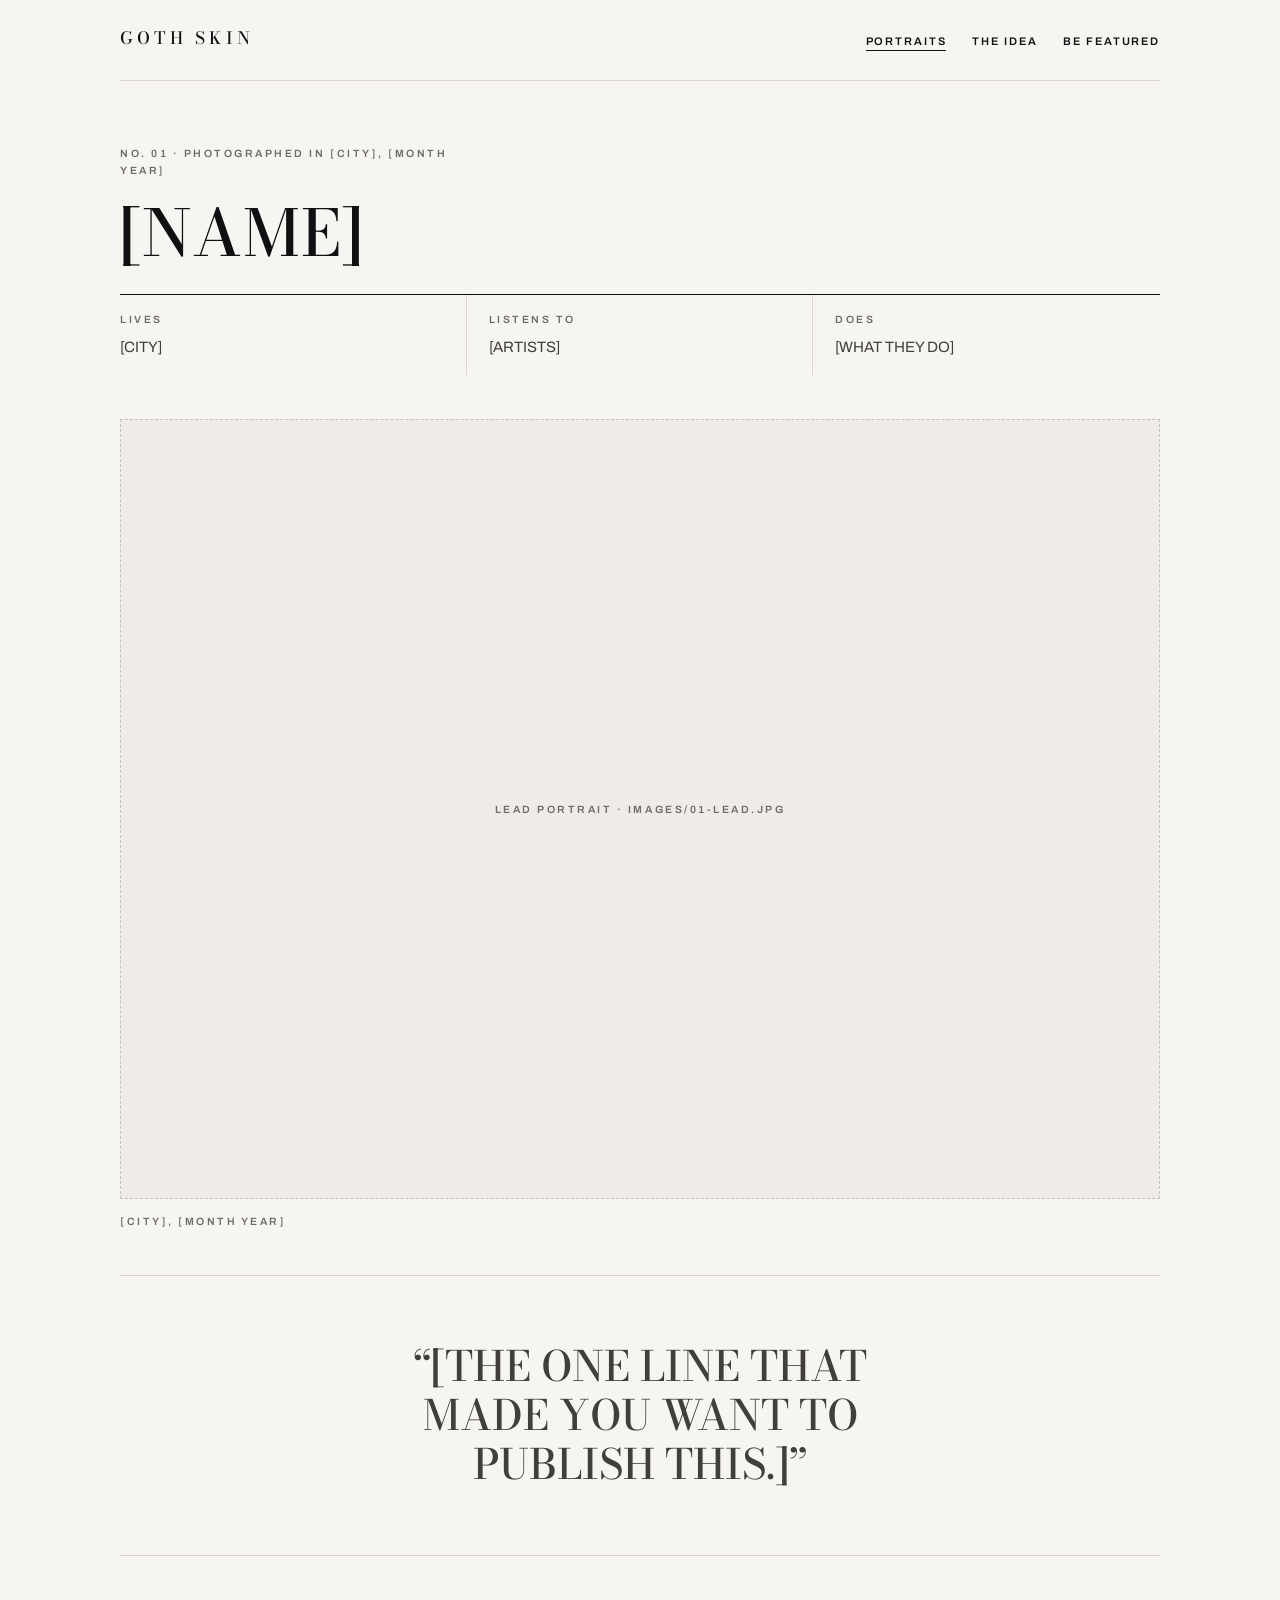
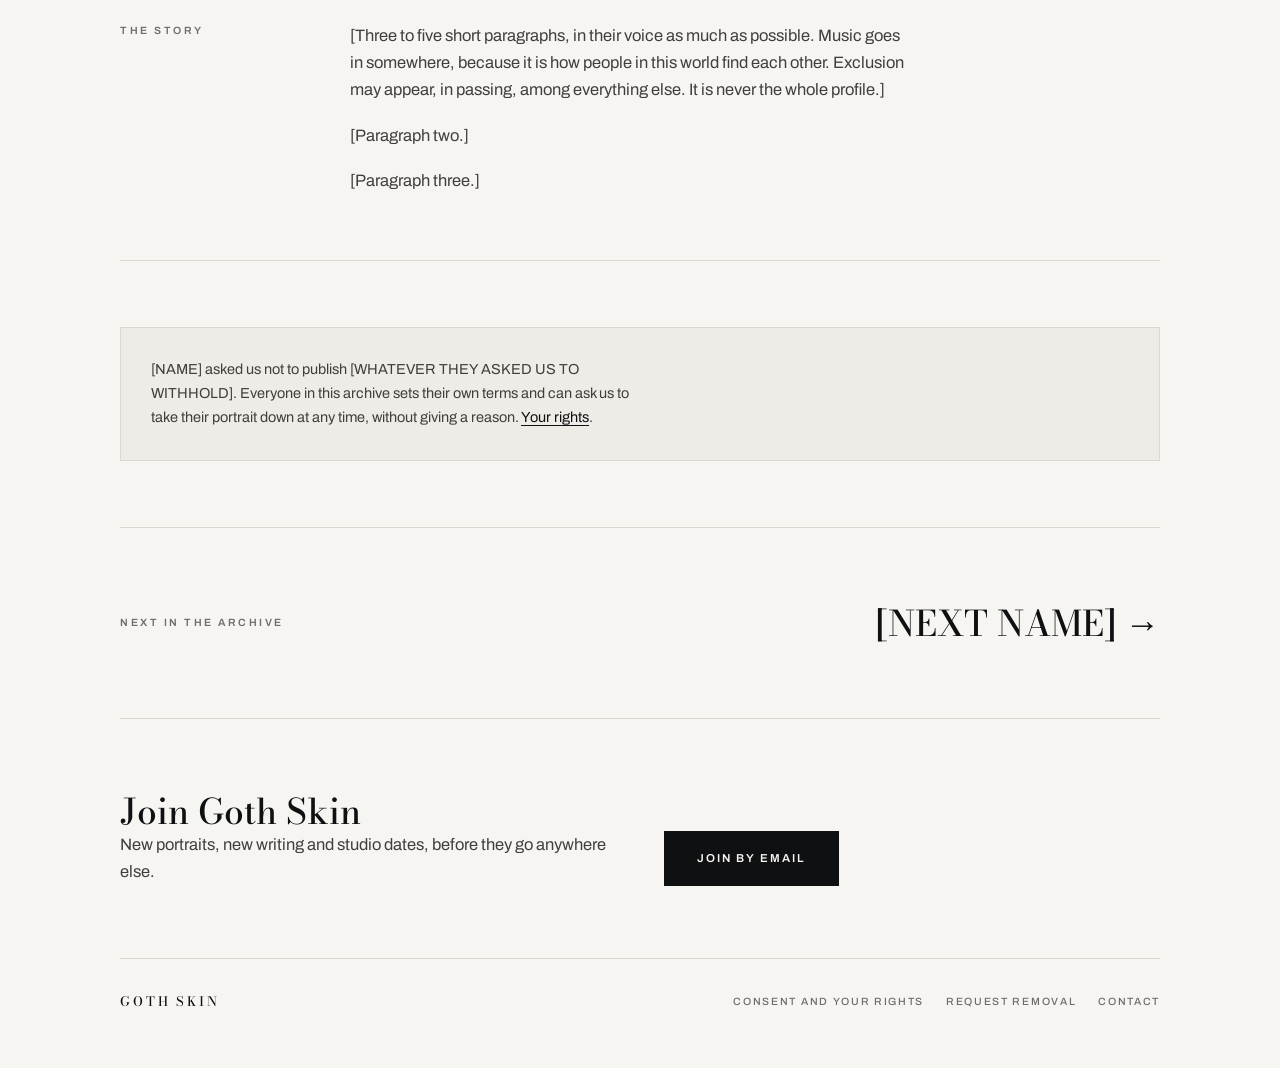
<file: portraits/_template.html>
<!doctype html>
<html lang="en">
<head>
<meta charset="utf-8">
<meta name="viewport" content="width=device-width,initial-scale=1">
<title>[NAME] — Goth Skin</title>
<meta name="description" content="[One line from their story, used as the link preview description.]">
<link rel="canonical" href="https://gothskin.com/portraits/_template.html">
<meta property="og:type" content="website">
<meta property="og:title" content="[NAME] — Goth Skin">
<meta property="og:description" content="[One line from their story, used as the link preview description.]">
<meta property="og:image" content="https://gothskin.com/assets/og.png">
<meta property="og:url" content="https://gothskin.com/portraits/_template.html">
<meta name="twitter:card" content="summary_large_image">
<meta name="robots" content="index,follow,noai,noimageai">
<link rel="icon" href="../assets/favicon-32.png" sizes="32x32">
<link rel="icon" href="../assets/favicon-512.png" sizes="512x512">
<link rel="apple-touch-icon" href="../assets/apple-touch-icon.png">
<link rel="preconnect" href="https://fonts.googleapis.com"><link rel="preconnect" href="https://fonts.gstatic.com" crossorigin><link rel="stylesheet" href="https://fonts.googleapis.com/css2?family=Bodoni+Moda:ital,opsz,wght@0,6..96,400;0,6..96,500;1,6..96,400&family=Archivo:wght@400;500;600&display=swap">
<link rel="stylesheet" href="../assets/site.css">
</head>
<body>
<a class="skip" href="#main">Skip to content</a>
<div class="wrap">
<nav class="nav">
  <a class="mark" href="../index.html">GOTH SKIN</a>
  <ul><li><a href="../portraits.html" aria-current="page">Portraits</a></li><li><a href="../about.html">The Idea</a></li><li><a href="../be-featured.html">Be Featured</a></li></ul>
</nav>
<main id="main">

<section class="plain" style="padding-block:clamp(40px,6vw,64px) 0">
  <p class="lab">No. 01 &middot; Photographed in [CITY], [MONTH YEAR]</p>
  <h1 class="bod" style="margin-top:22px">[NAME]</h1>
  <div style="display:flex;gap:0;margin-top:30px;border-top:1px solid var(--ink);flex-wrap:wrap">
    <div style="flex:1 1 140px;padding:16px 22px 16px 0;border-right:1px solid var(--rule)">
      <p class="lab">Lives</p><p style="margin-top:6px;font-size:15px">[CITY]</p>
    </div>
    <div style="flex:1 1 140px;padding:16px 22px;border-right:1px solid var(--rule)">
      <p class="lab">Listens to</p><p style="margin-top:6px;font-size:15px">[ARTISTS]</p>
    </div>
    <div style="flex:1 1 140px;padding:16px 0 16px 22px">
      <p class="lab">Does</p><p style="margin-top:6px;font-size:15px">[WHAT THEY DO]</p>
    </div>
  </div>
</section>

<section class="plain" style="padding-block:clamp(30px,4vw,44px)">
  <figure style="margin:0">
    <!-- Replace this placeholder with the real portrait:
         <img src="images/01-lead.jpg" alt="Portrait of [NAME], photographed in [CITY]"> -->
    <div style="aspect-ratio:4/3;background:var(--bone-2);border:1px dashed #C8C2B9;display:flex;align-items:center;justify-content:center">
      <p class="lab" style="max-width:none">Lead portrait &middot; images/01-lead.jpg</p>
    </div>
    <figcaption class="lab" style="margin-top:14px">[CITY], [MONTH YEAR]</figcaption>
  </figure>
</section>

<section>
  <p class="bod" style="font-size:clamp(1.5rem,4.4vw,2.6rem);line-height:1.18;max-width:22ch;margin:0 auto;text-align:center">
    &ldquo;[THE ONE LINE THAT MADE YOU WANT TO PUBLISH THIS.]&rdquo;
  </p>
</section>

<section>
  <div class="grid">
    <p class="lab">The story</p>
    <div class="body">
      <p>[Three to five short paragraphs, in their voice as much as possible. Music goes in
      somewhere, because it is how people in this world find each other. Exclusion may appear,
      in passing, among everything else. It is never the whole profile.]</p>
      <p>[Paragraph two.]</p>
      <p>[Paragraph three.]</p>
    </div>
  </div>
</section>

<section>
  <div class="panel">
    <p style="margin:0;font-size:14.5px">[NAME] asked us not to publish [WHATEVER THEY ASKED US TO WITHHOLD].
    Everyone in this archive sets their own terms and can ask us to take their portrait down at any
    time, without giving a reason. <a href="../consent.html" style="border-bottom:1px solid var(--ink)">Your rights</a>.</p>
  </div>
</section>

<section>
  <div style="display:flex;align-items:center;justify-content:space-between;gap:20px;flex-wrap:wrap">
    <p class="lab">Next in the archive</p>
    <a class="bod" style="font-size:clamp(1.4rem,3.4vw,2.2rem)" href="#">[NEXT NAME] &rarr;</a>
  </div>
</section>
</main>
<div class="join">
  <div>
    <h2>Join Goth Skin</h2>
    <p>New portraits, new writing and studio dates, before they go anywhere else.</p>
  </div>
  <div class="btns">
    <a class="btn" href="mailto:hello@gothskin.com?subject=Join%20Goth%20Skin">Join by email</a>
  </div>
</div>
<footer>
  <span class="bod" style="font-size:13px;letter-spacing:.22em;text-transform:none;color:var(--ink)">GOTH SKIN</span>
  <span class="links">
    <a href="../consent.html">Consent and your rights</a>
    <a href="mailto:hello@gothskin.com?subject=Removal%20request">Request removal</a>
    <a href="mailto:hello@gothskin.com">Contact</a>
  </span>
</footer>
</div>
</body>
</html>
</file>
<file: assets/site.css>
/* Goth Skin — Dark by Nature
   One stylesheet for the whole site. Two colours, two typefaces, no accent. */

:root{
  --bone:#F7F5F2;
  --bone-2:#EFECE7;
  --ink:#0E1011;
  --ink-2:#403F3D;
  --muted:#6E6C68;
  --faint:#9E9B95;
  --rule:#DCD7CF;
  --gutter:24px;
  --measure:62ch;
}

*{box-sizing:border-box}
html{-webkit-text-size-adjust:100%}
body{
  margin:0;
  background:var(--bone);
  color:var(--ink);
  font-family:"Archivo","Helvetica Neue",Arial,sans-serif;
  font-size:16.5px;
  line-height:1.65;
  -webkit-font-smoothing:antialiased;
  padding-inline:var(--gutter);
}
img{max-width:100%;height:auto;display:block}
a{color:var(--ink);text-decoration:none}
a:hover{color:var(--muted)}
a:focus-visible,button:focus-visible,input:focus-visible,
textarea:focus-visible,select:focus-visible{
  outline:2px solid var(--ink);outline-offset:3px
}
.wrap{max-width:1040px;margin:0 auto}
.narrow{max-width:940px;margin:0 auto}
.bod{font-family:"Bodoni Moda",Didot,"Times New Roman",serif;font-weight:500}

/* Bodoni Moda is a variable font with an optical-size axis. Left on auto, the
   browser swaps to the display cut at large sizes, which shears the serifs off
   and thins the strokes to hairlines. Pinning it keeps the text cut, which is
   far more legible and matches the logo artwork. */
.bod,h1,h2,h3,.manifesto p,.nav .mark,.wm{font-optical-sizing:none}
.lab{
  font-size:10.5px;font-weight:600;letter-spacing:.24em;
  text-transform:uppercase;color:var(--muted);margin:0;
}
.skip{
  position:absolute;left:-9999px;top:0;background:var(--ink);color:var(--bone);
  padding:12px 18px;z-index:99;
}
.skip:focus{left:0}

/* ---------- nav ---------- */
.nav{
  display:flex;align-items:center;justify-content:space-between;gap:20px;
  padding-block:24px;border-bottom:1px solid var(--rule);flex-wrap:wrap;
}
.nav .mark{
  font-family:"Bodoni Moda",Didot,serif;font-weight:500;
  font-size:17px;letter-spacing:.24em;
}
.nav ul{display:flex;gap:26px;list-style:none;margin:0;padding:0;flex-wrap:wrap}
.nav a{
  font-size:11px;font-weight:600;letter-spacing:.17em;text-transform:uppercase;
  padding-bottom:3px;border-bottom:1px solid transparent;
}
.nav a[aria-current="page"]{border-bottom-color:var(--ink)}

/* ---------- type ---------- */
h1,h2,h3{font-family:"Bodoni Moda",Didot,"Times New Roman",serif;font-weight:500;margin:0}
h1{font-size:clamp(2.2rem,7vw,4rem);line-height:.98;letter-spacing:.01em;text-wrap:balance}
h2{font-size:clamp(1.5rem,4vw,2.2rem);line-height:1.14;text-wrap:balance}
h3{font-size:clamp(1.15rem,2.6vw,1.45rem);line-height:1.2}
p{margin:0 0 18px;color:var(--ink-2);max-width:var(--measure)}
p:last-child{margin-bottom:0}
strong{color:var(--ink);font-weight:600}
.lead{
  font-family:"Bodoni Moda",Didot,serif;font-optical-sizing:none;
  font-size:clamp(1.15rem,2.6vw,1.5rem);line-height:1.42;color:var(--ink);
}

/* ---------- sections ---------- */
section{padding-block:clamp(44px,6vw,66px);border-top:1px solid var(--rule)}
section.plain{border-top:none}
.grid{display:grid;grid-template-columns:190px minmax(0,1fr);gap:40px;align-items:start}
@media (max-width:760px){.grid{grid-template-columns:1fr;gap:14px}}
.body{max-width:var(--measure)}

ul.marks{margin:0;padding:0;list-style:none;max-width:var(--measure)}
ul.marks li{position:relative;padding-left:22px;margin-bottom:14px;color:var(--ink-2)}
ul.marks li:last-child{margin-bottom:0}
ul.marks li::before{content:"";position:absolute;left:0;top:.75em;width:9px;height:1px;background:var(--ink)}
ul.marks li b{color:var(--ink);font-weight:600}

/* ---------- manifesto ---------- */
.manifesto{
  padding-block:clamp(64px,11vw,128px) clamp(64px,11vw,120px);
  display:flex;flex-direction:column;gap:clamp(24px,4vw,42px);
  max-width:min(760px,100%);margin-inline:auto;
}
.manifesto p{
  font-family:"Bodoni Moda",Didot,serif;
  font-size:clamp(1.5rem,5vw,2.8rem);
  line-height:1.26;font-weight:500;margin:0;max-width:none;
  color:var(--ink);text-wrap:balance;
}

/* ---------- buttons ---------- */
.btn{
  display:inline-flex;align-items:center;justify-content:center;
  background:var(--ink);color:var(--bone);
  font-size:11.5px;font-weight:600;letter-spacing:.18em;text-transform:uppercase;
  padding:17px 32px;min-height:48px;border:1px solid var(--ink);cursor:pointer;
}
.btn:hover{background:#2E2D2A;color:var(--bone)}
.btn.ghost{background:transparent;color:var(--ink)}
.btn.ghost:hover{background:var(--ink);color:var(--bone)}
.btns{display:flex;gap:14px;flex-wrap:wrap}

/* ---------- portrait grid ---------- */
.portraits{
  display:grid;grid-template-columns:repeat(auto-fill,minmax(230px,1fr));
  gap:clamp(20px,3vw,40px);
}
.portrait{display:flex;flex-direction:column}
.portrait .frame{
  aspect-ratio:3/4;background:var(--bone-2);
  display:flex;align-items:flex-end;justify-content:center;overflow:hidden;
}
.portrait .frame img{width:100%;height:100%;object-fit:cover;object-position:center top}
.portrait .rule{height:1px;background:var(--ink)}
.portrait .nm{font-family:"Bodoni Moda",Didot,serif;font-size:1.55rem;margin-top:15px;line-height:1.1}
.portrait .meta{
  font-size:10px;font-weight:600;letter-spacing:.2em;text-transform:uppercase;
  color:var(--muted);margin-top:7px;
}
.portrait.empty .frame{border:1px dashed #C8C2B9}
.portrait.empty .rule{background:var(--rule)}
.portrait.empty .nm{color:var(--faint);font-size:1.15rem;letter-spacing:.01em}
.portrait.empty .meta{color:var(--faint)}

/* ---------- forms ---------- */
form{max-width:640px}
.field{display:flex;flex-direction:column;gap:7px;margin-bottom:22px}
.field label{font-size:11px;font-weight:600;letter-spacing:.16em;text-transform:uppercase;color:var(--muted)}
.field .hint{font-size:13.5px;color:var(--muted);line-height:1.5;margin:0;max-width:none}
input[type=text],input[type=email],input[type=url],textarea,select{
  font:inherit;font-size:15.5px;color:var(--ink);background:var(--bone);
  border:1px solid var(--ink);padding:13px 15px;border-radius:0;width:100%;
}
textarea{min-height:130px;resize:vertical}
.check{display:flex;gap:11px;align-items:flex-start;margin-bottom:22px}
.check input{margin-top:5px;flex-shrink:0;width:16px;height:16px;accent-color:var(--ink)}
.check label{font-size:14.5px;color:var(--ink-2);line-height:1.55}

/* ---------- panels ---------- */
.panel{background:var(--bone-2);border:1px solid var(--rule);padding:clamp(22px,4vw,30px)}
.panel .note{margin:20px 0 0;font-size:14.5px;color:var(--muted);line-height:1.6}
.pair{
  display:grid;grid-template-columns:repeat(auto-fit,minmax(240px,1fr));gap:0;
  margin:6px 0 22px;border-top:1px solid var(--rule);border-left:1px solid var(--rule);
}
.pair > div{border-right:1px solid var(--rule);border-bottom:1px solid var(--rule);padding:20px 22px}
.pair h3{margin:0 0 10px;font-family:"Archivo",sans-serif;font-size:10.5px;font-weight:700;letter-spacing:.2em;text-transform:uppercase;color:var(--muted)}
.pair p{margin:0;font-size:15px;line-height:1.6}

/* ---------- join ---------- */
.join{
  border-top:1px solid var(--rule);padding-block:clamp(48px,7vw,72px);
  display:grid;grid-template-columns:repeat(2,minmax(0,1fr));gap:48px;align-items:end;
}
@media (max-width:820px){.join{grid-template-columns:1fr;gap:26px}}

/* ---------- cta ---------- */
.cta{padding-block:clamp(56px,8vw,88px);border-top:1px solid var(--ink);text-align:center}
.cta p{margin-inline:auto;margin-top:22px;margin-bottom:30px}

/* ---------- footer ---------- */
footer{
  border-top:1px solid var(--rule);padding-block:32px 56px;
  display:flex;align-items:center;justify-content:space-between;gap:16px;flex-wrap:wrap;
  font-size:10.5px;font-weight:500;letter-spacing:.16em;text-transform:uppercase;color:var(--muted);
}
footer a{color:var(--muted)}
footer .links{display:flex;gap:22px;flex-wrap:wrap}

@media (prefers-reduced-motion:reduce){
  *{animation:none!important;transition:none!important;scroll-behavior:auto!important}
}

[hidden]{display:none!important}
</file>
